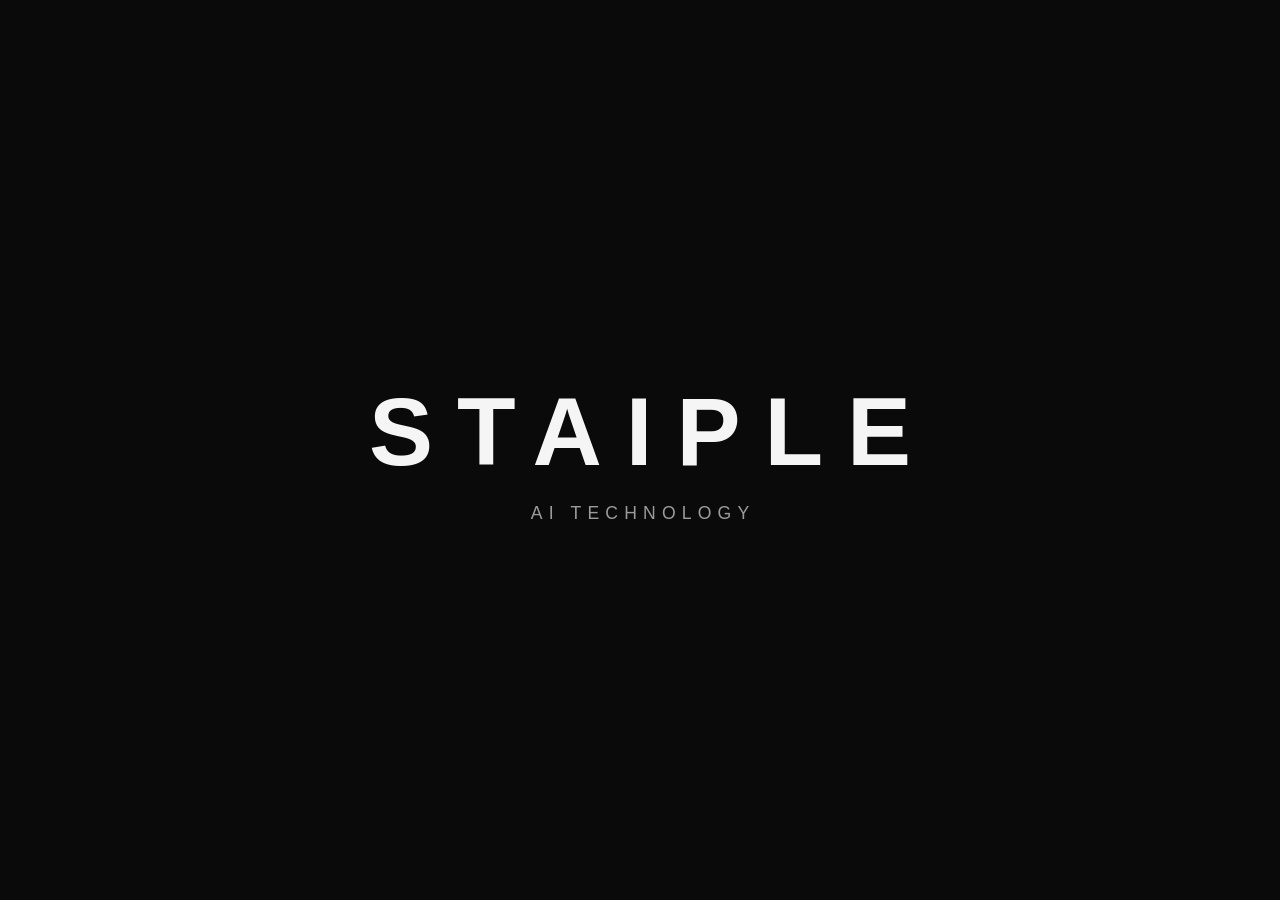
<file: index.html>
<!DOCTYPE html>
<html lang="en">
<head>
    <meta charset="UTF-8">
    <meta name="viewport" content="width=device-width, initial-scale=1.0">
    <title>STAIPLE</title>
    <meta name="description" content="Staiple Technologies Inc.">
    <style>
        * { margin: 0; padding: 0; box-sizing: border-box; }

        html, body {
            height: 100%;
        }

        body {
            display: flex;
            align-items: center;
            justify-content: center;
            background-color: #0a0a0a;
            color: #f5f5f5;
            font-family: -apple-system, BlinkMacSystemFont, "Segoe UI", Helvetica, Arial, sans-serif;
            -webkit-font-smoothing: antialiased;
        }

        .wrap {
            text-align: center;
        }

        .wordmark {
            font-size: clamp(2.5rem, 12vw, 6rem);
            font-weight: 600;
            letter-spacing: 0.25em;
            text-indent: 0.25em;
        }

        .tagline {
            margin-top: 1rem;
            font-size: clamp(0.8rem, 2.5vw, 1.1rem);
            font-weight: 400;
            letter-spacing: 0.35em;
            text-indent: 0.35em;
            text-transform: uppercase;
            color: #9b9b9b;
        }
    </style>
</head>
<body>
    <div class="wrap">
        <h1 class="wordmark">STAIPLE</h1>
        <p class="tagline">AI Technology</p>
    </div>
</body>
</html>
</file>
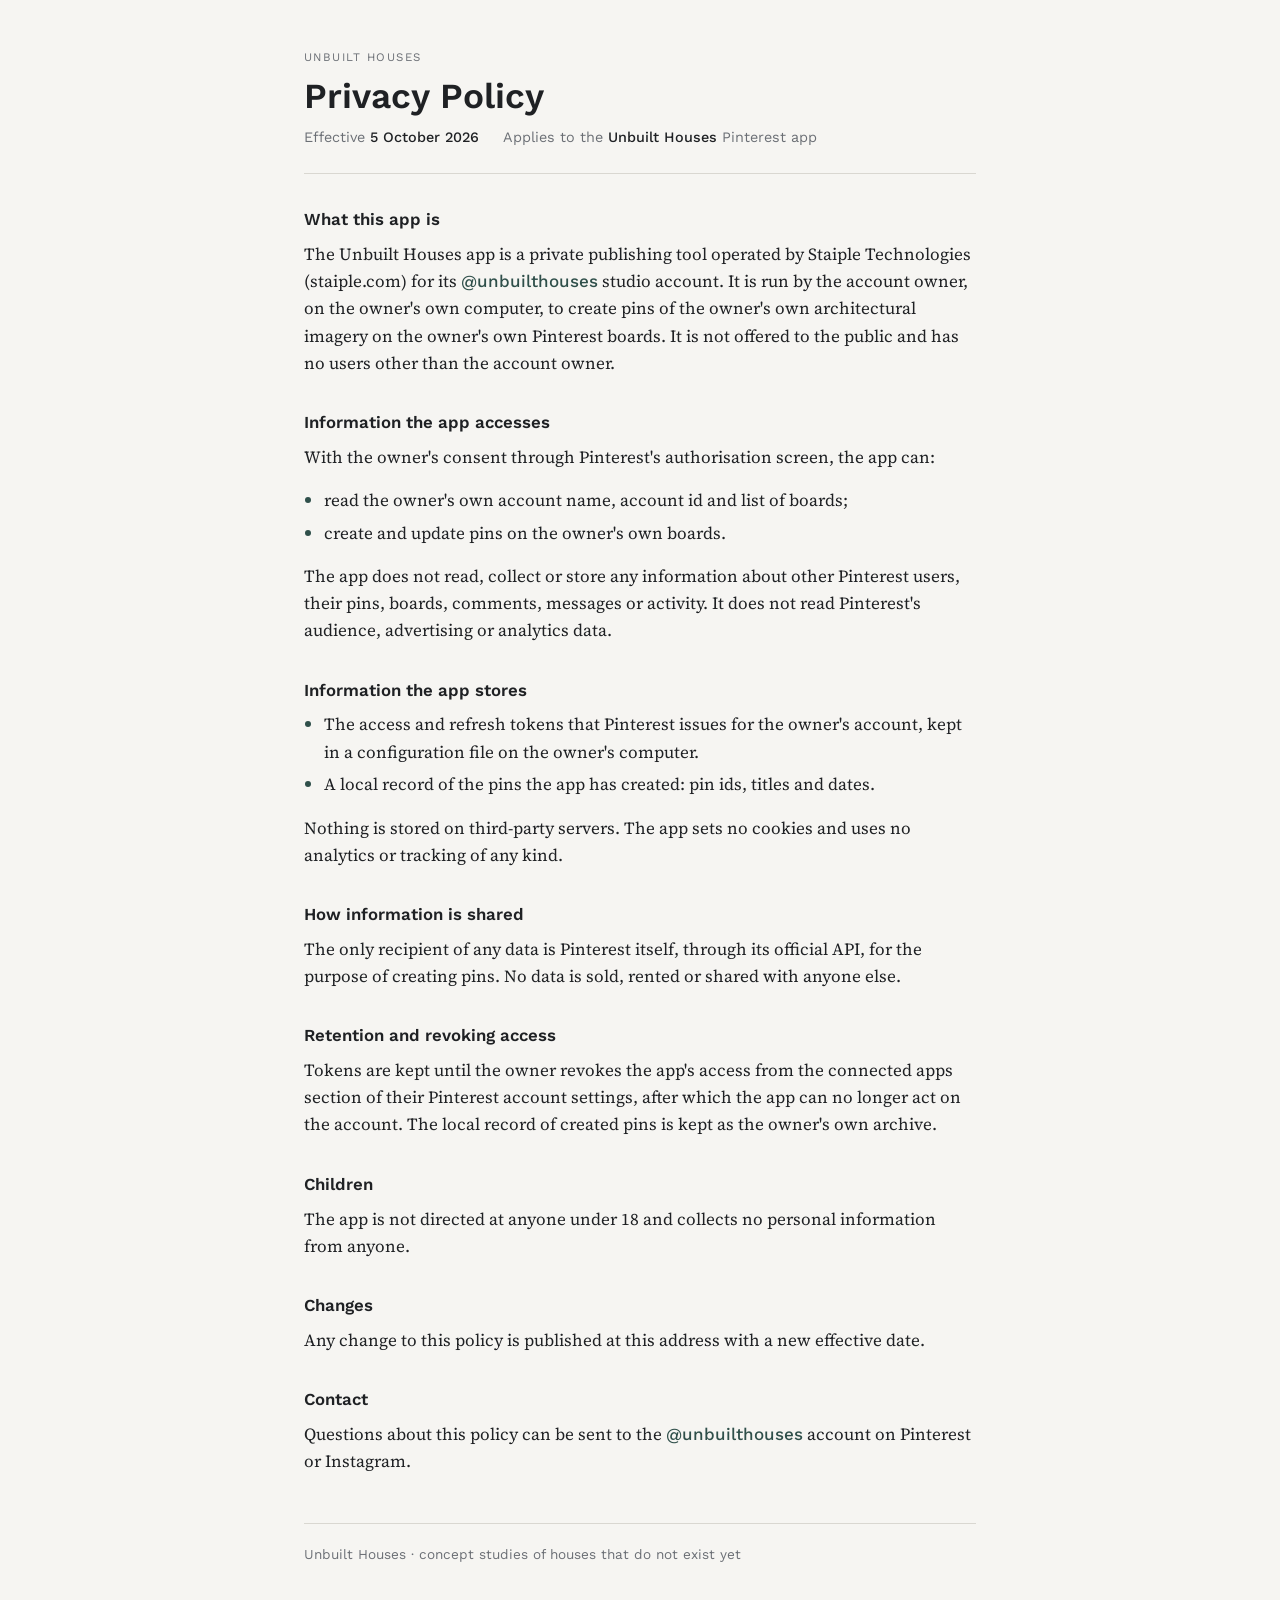
<file: unbuilthouses/privacy/index.html>
<!doctype html>
<html lang="en">
<head>
<meta charset="utf-8">
<meta name="viewport" content="width=device-width, initial-scale=1, viewport-fit=cover">
<meta name="robots" content="noindex">
<title>Unbuilt Houses Privacy Policy</title>
<style>html{color-scheme:light dark} body{margin:0;font:14px system-ui,sans-serif} img{max-width:100%}</style>
<link rel="stylesheet" href="https://fonts.googleapis.com/css2?family=Source+Serif+4:opsz,wght@8..60,400;8..60,600&family=Work+Sans:wght@400;500;600&display=swap">
<style>
  /* Layout: one quiet reading column, a small meta block above the text, section headings as the only structure. */
  :root {
    --bg: #f6f5f2;
    --fg: #1f2124;
    --muted: #6b6f75;
    --rule: #d9d7d1;
    --accent: #2f4f4a;
    --display: "Work Sans", "Helvetica Neue", Arial, sans-serif;
    --body: "Source Serif 4", Georgia, "Times New Roman", serif;
  }
  @media (prefers-color-scheme: dark) {
    :root:not([data-theme="light"]) { --bg: #16181b; --fg: #e8e6e1; --muted: #9a9ea5; --rule: #30343a; --accent: #9fc2bb; color-scheme: dark; }
  }
  :root[data-theme="dark"] { --bg: #16181b; --fg: #e8e6e1; --muted: #9a9ea5; --rule: #30343a; --accent: #9fc2bb; color-scheme: dark; }

  body { background: var(--bg); color: var(--fg); font-family: var(--body); font-size: 17px; line-height: 1.6; }
  .page { max-width: 42rem; margin: 0 auto; padding-block: 3rem 5rem; padding-inline: 1.25rem; }
  header { display: grid; gap: .6rem; padding-bottom: 1.5rem; border-bottom: 1px solid var(--rule); margin-bottom: 2rem; }
  .eyebrow { font-family: var(--display); font-size: .72rem; letter-spacing: .12em; text-transform: uppercase; color: var(--muted); }
  h1 { font-family: var(--display); font-weight: 600; font-size: clamp(1.6rem, 4vw, 2.2rem); line-height: 1.15; margin: 0; text-wrap: balance; }
  .meta { font-family: var(--display); font-size: .9rem; color: var(--muted); display: flex; flex-wrap: wrap; gap: .4rem 1.5rem; }
  .meta b { font-weight: 500; color: var(--fg); }
  h2 { font-family: var(--display); font-weight: 600; font-size: 1.05rem; margin: 2rem 0 .5rem; text-wrap: balance; }
  p { margin: 0 0 1rem; }
  ul { margin: 0 0 1rem; padding-left: 1.25rem; }
  li { margin-bottom: .35rem; }
  li::marker { color: var(--accent); }
  .handle { font-family: var(--display); font-weight: 500; color: var(--accent); }
  footer { margin-top: 3rem; padding-top: 1.25rem; border-top: 1px solid var(--rule); font-family: var(--display); font-size: .85rem; color: var(--muted); }
</style>

<div class="page">
  <header>
    <div class="eyebrow">Unbuilt Houses</div>
    <h1>Privacy Policy</h1>
    <div class="meta"><span>Effective <b>5 October 2026</b></span><span>Applies to the <b>Unbuilt Houses</b> Pinterest app</span></div>
  </header>

  <h2>What this app is</h2>
  <p>The Unbuilt Houses app is a private publishing tool operated by Staiple Technologies (staiple.com) for its <span class="handle">@unbuilthouses</span> studio account. It is run by the account owner, on the owner's own computer, to create pins of the owner's own architectural imagery on the owner's own Pinterest boards. It is not offered to the public and has no users other than the account owner.</p>

  <h2>Information the app accesses</h2>
  <p>With the owner's consent through Pinterest's authorisation screen, the app can:</p>
  <ul>
    <li>read the owner's own account name, account id and list of boards;</li>
    <li>create and update pins on the owner's own boards.</li>
  </ul>
  <p>The app does not read, collect or store any information about other Pinterest users, their pins, boards, comments, messages or activity. It does not read Pinterest's audience, advertising or analytics data.</p>

  <h2>Information the app stores</h2>
  <ul>
    <li>The access and refresh tokens that Pinterest issues for the owner's account, kept in a configuration file on the owner's computer.</li>
    <li>A local record of the pins the app has created: pin ids, titles and dates.</li>
  </ul>
  <p>Nothing is stored on third-party servers. The app sets no cookies and uses no analytics or tracking of any kind.</p>

  <h2>How information is shared</h2>
  <p>The only recipient of any data is Pinterest itself, through its official API, for the purpose of creating pins. No data is sold, rented or shared with anyone else.</p>

  <h2>Retention and revoking access</h2>
  <p>Tokens are kept until the owner revokes the app's access from the connected apps section of their Pinterest account settings, after which the app can no longer act on the account. The local record of created pins is kept as the owner's own archive.</p>

  <h2>Children</h2>
  <p>The app is not directed at anyone under 18 and collects no personal information from anyone.</p>

  <h2>Changes</h2>
  <p>Any change to this policy is published at this address with a new effective date.</p>

  <h2>Contact</h2>
  <p>Questions about this policy can be sent to the <span class="handle">@unbuilthouses</span> account on Pinterest or Instagram.</p>

  <footer>Unbuilt Houses · concept studies of houses that do not exist yet</footer>
</div>

</body>
</html>
</file>
